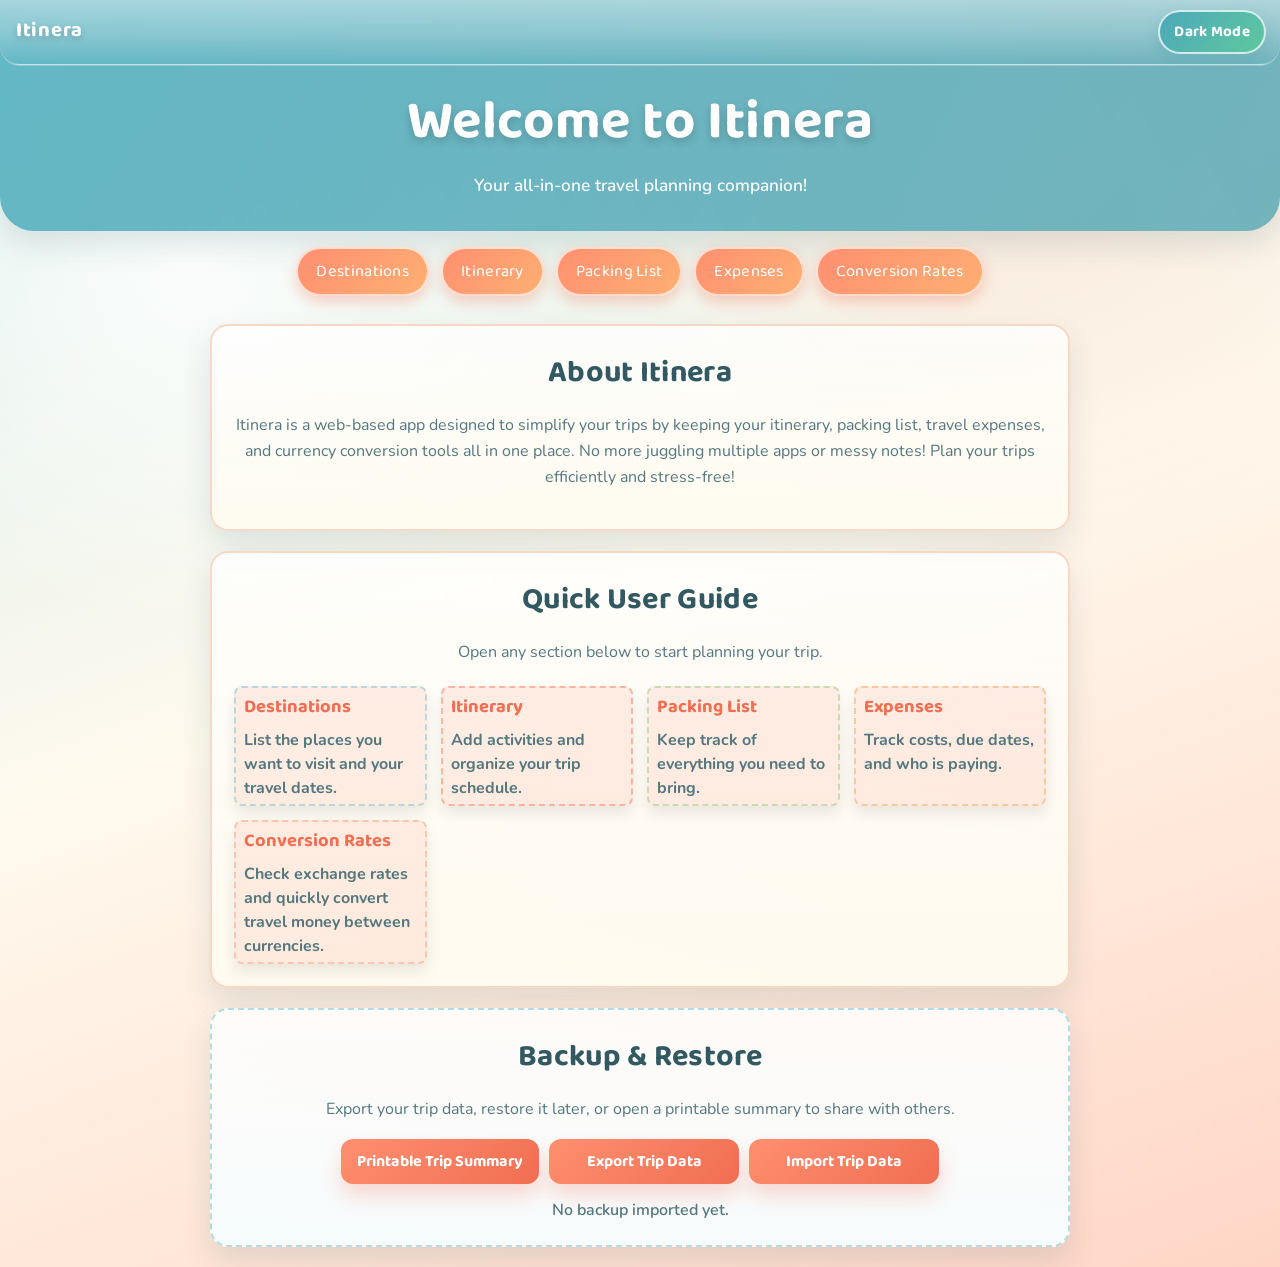
<file: index.html>
<!DOCTYPE html>
<html lang="en">
<head>
  <meta charset="UTF-8">
  <meta name="viewport" content="width=device-width, initial-scale=1.0, viewport-fit=cover">
  <title>Itinera - Home</title>
  <link rel="stylesheet" href="style.css">
</head>
<body class="home-page">

  <a class="brand-mark" href="index.html" aria-label="Go to Itinera home page">Itinera</a>

  <header>
    <h1>Welcome to Itinera</h1>
    <p>Your all-in-one travel planning companion!</p>
  </header>

  <!-- Navigation links right below the header -->
  <nav class="top-nav">
    <a href="destinations.html">Destinations</a>
    <a href="itinerary.html">Itinerary</a>
    <a href="packing.html">Packing List</a>
    <a href="expenses.html">Expenses</a>
    <a href="conversion.html">Conversion Rates</a>
  </nav>

  <section class="card about-box">
    <h2>About Itinera</h2>
    <p>
      Itinera is a web-based app designed to simplify your trips by keeping your itinerary, packing list, travel expenses, and currency conversion tools all in one place. No more juggling multiple apps or messy notes! Plan your trips efficiently and stress-free!
    </p>
  </section>

  <section class="card tutorial-box">
    <h2>Quick User Guide</h2>
    <p>Open any section below to start planning your trip.</p>

    <div class="tutorial-links">
      <a href="destinations.html" class="tutorial-link">
        <strong>Destinations</strong>
        <span>List the places you want to visit and your travel dates.</span>
      </a>
      <a href="itinerary.html" class="tutorial-link">
        <strong>Itinerary</strong>
        <span>Add activities and organize your trip schedule.</span>
      </a>
      <a href="packing.html" class="tutorial-link">
        <strong>Packing List</strong>
        <span>Keep track of everything you need to bring.</span>
      </a>
      <a href="expenses.html" class="tutorial-link">
        <strong>Expenses</strong>
        <span>Track costs, due dates, and who is paying.</span>
      </a>
      <a href="conversion.html" class="tutorial-link">
        <strong>Conversion Rates</strong>
        <span>Check exchange rates and quickly convert travel money between currencies.</span>
      </a>
    </div>
  </section>

  <section class="card data-tools-box">
    <h2>Backup & Restore</h2>
    <p>Export your trip data, restore it later, or open a printable summary to share with others.</p>
    <div class="data-tools-actions">
      <button id="openPrintSummaryBtn" type="button">Printable Trip Summary</button>
      <button id="exportDataBtn" type="button">Export Trip Data</button>
      <button id="importDataBtn" type="button">Import Trip Data</button>
      <input id="importDataInput" type="file" accept="application/json" hidden>
    </div>
    <p id="lastImportStatus" class="data-import-status" aria-live="polite">No backup imported yet.</p>
  </section>

  <script src="script.js"></script>
</body>
</html>
</file>
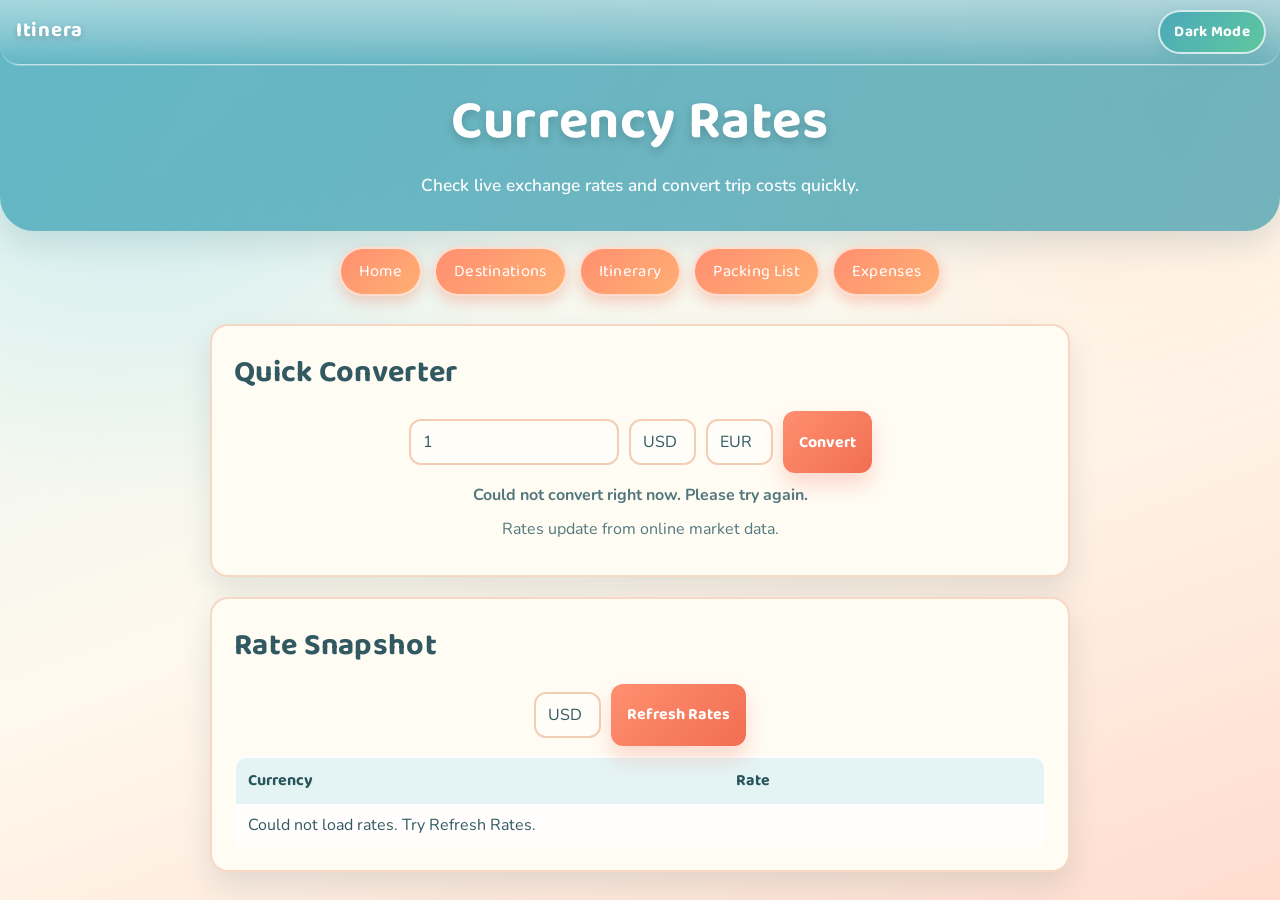
<file: conversion.html>
<!DOCTYPE html>
<html lang="en">
<head>
  <meta charset="UTF-8">
  <meta name="viewport" content="width=device-width, initial-scale=1.0, viewport-fit=cover">
  <title>Itinera - Currency Rates</title>
  <link rel="stylesheet" href="style.css">
</head>
<body class="conversion-page">

  <a class="brand-mark" href="index.html" aria-label="Go to Itinera home page">Itinera</a>

  <header>
    <h1>Currency Rates</h1>
    <p>Check live exchange rates and convert trip costs quickly.</p>
  </header>

  <nav class="top-nav">
    <a href="index.html">Home</a>
    <a href="destinations.html">Destinations</a>
    <a href="itinerary.html">Itinerary</a>
    <a href="packing.html">Packing List</a>
    <a href="expenses.html">Expenses</a>
  </nav>

  <section class="card">
    <h2>Quick Converter</h2>
    <div class="input-row conversion-controls">
      <input type="number" id="conversionAmount" min="0" step="0.01" value="1" placeholder="Amount" aria-label="Amount to convert">
      <select id="fromCurrency" aria-label="Currency to convert from"></select>
      <select id="toCurrency" aria-label="Currency to convert to"></select>
      <button type="button" id="convertCurrencyBtn">Convert</button>
    </div>
    <p id="conversionResult" class="conversion-result">Enter an amount and choose currencies.</p>
    <p id="conversionUpdatedAt" class="trip-range-source">Rates update from online market data.</p>
  </section>

  <section class="card">
    <h2>Rate Snapshot</h2>
    <div class="input-row conversion-controls">
      <select id="ratesBaseCurrency" aria-label="Base currency for quick rates"></select>
      <button type="button" id="refreshRatesBtn">Refresh Rates</button>
    </div>
    <div class="rates-table-wrap">
      <table class="rates-table" aria-label="Top currency exchange rates">
        <thead>
          <tr>
            <th>Currency</th>
            <th>Rate</th>
          </tr>
        </thead>
        <tbody id="ratesTableBody"></tbody>
      </table>
    </div>
  </section>

  <script src="script.js"></script>
  <script src="conversion.js"></script>
</body>
</html>
</file>
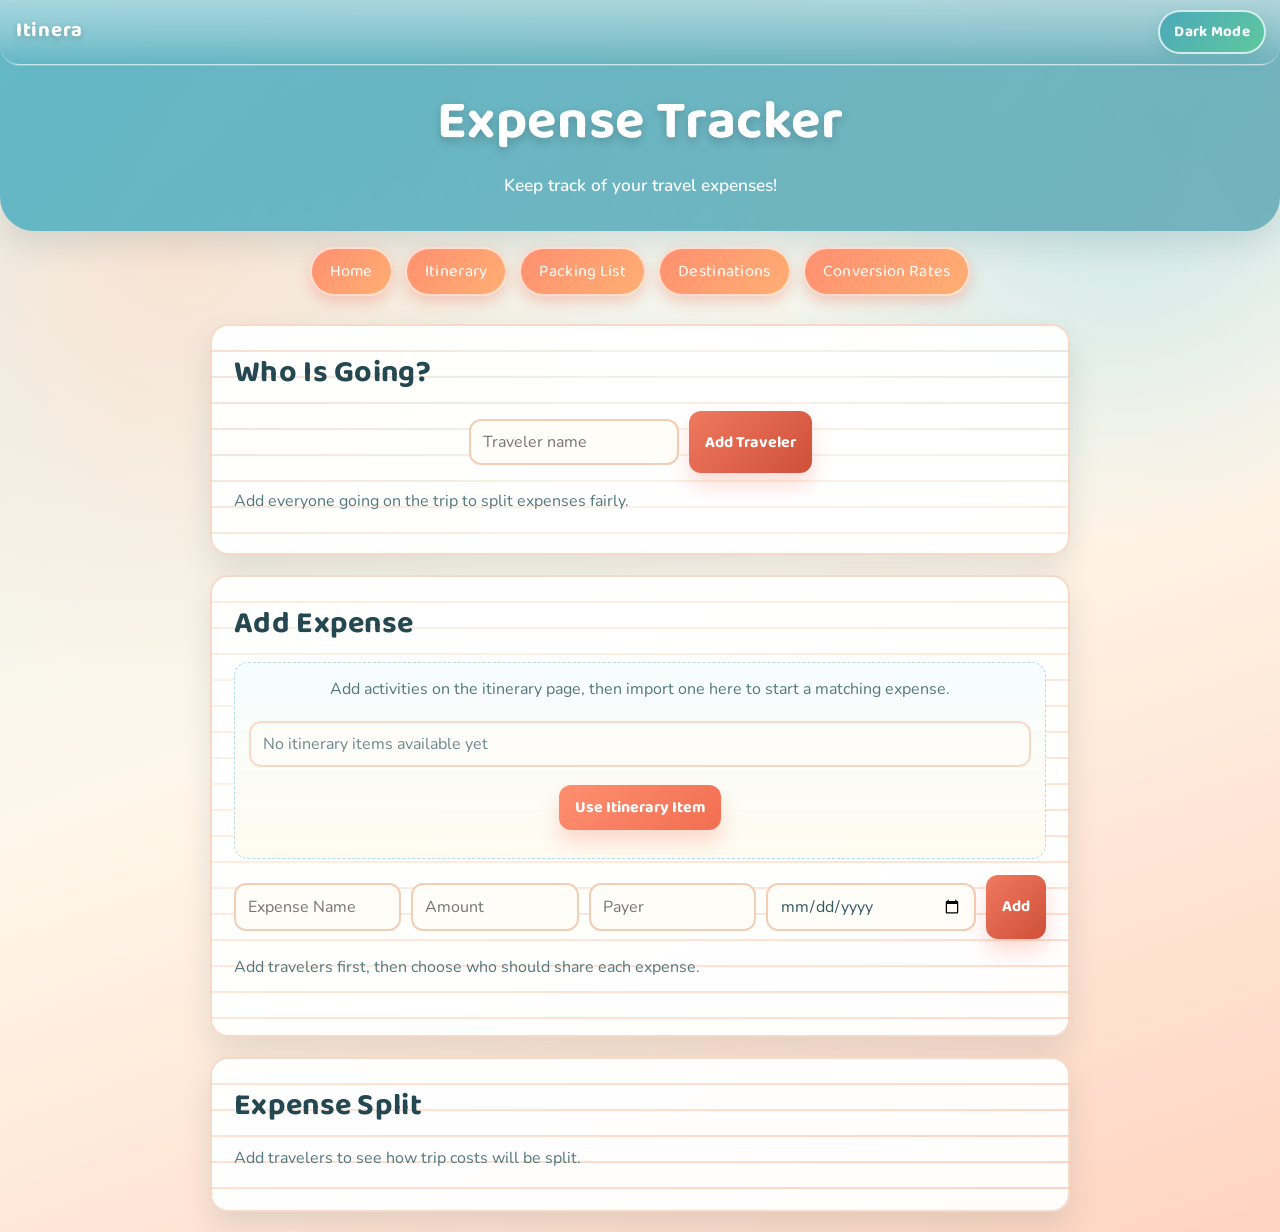
<file: expenses.html>
<!DOCTYPE html>
<html lang="en">
<head>
  <meta charset="UTF-8">
  <meta name="viewport" content="width=device-width, initial-scale=1.0, viewport-fit=cover">
  <title>Itinera - Expense Tracker</title>
  <link rel="stylesheet" href="style.css">
</head>
<body class="expenses-page">

  <a class="brand-mark" href="index.html" aria-label="Go to Itinera home page">Itinera</a>

  <header>
    <h1>Expense Tracker</h1>
    <p>Keep track of your travel expenses!</p>
  </header>

  <!-- Navigation below header -->
  <nav class="top-nav">
    <a href="index.html">Home</a>
    <a href="itinerary.html">Itinerary</a>
    <a href="packing.html">Packing List</a>
    <a href="destinations.html">Destinations</a>
    <a href="conversion.html">Conversion Rates</a>
  </nav>

  <section class="card expense-members-card">
    <h2>Who Is Going?</h2>
    <div class="input-row">
      <input type="text" id="travelerNameInput" placeholder="Traveler name">
      <button type="button" onclick="addTraveler()">Add Traveler</button>
    </div>
    <p id="travelerSummaryText">Add everyone going on the trip to split expenses fairly.</p>
    <ul id="travelerList">
      <!-- Travelers will appear here -->
    </ul>
  </section>

  <section class="card">
    <h2>Add Expense</h2>

    <div class="expense-import-tools">
      <p id="itineraryImportHelpText">Select a saved itinerary activity to copy its title and address into a new expense.</p>
      <div class="trip-range-apply-wrap expense-import-row">
        <select id="itineraryExpenseSelect" aria-label="Select itinerary activity to import into expense"></select>
        <button type="button" id="importItineraryExpenseBtn">Use Itinerary Item</button>
      </div>
      <p id="itineraryImportStatus" class="data-import-status"></p>
    </div>

    <!-- Inputs and Add button -->
    <div class="input-row">
      <input type="text" id="expenseName" placeholder="Expense Name">
      <input type="number" id="expenseAmount" placeholder="Amount" step="0.01">
      <input type="text" id="expensePayer" placeholder="Payer" list="travelerOptions">
      <input type="date" id="expenseDueDate" placeholder="Due Date">
      <button onclick="addExpense()">Add</button>
    </div>
    <datalist id="travelerOptions"></datalist>
    <div class="expense-split-select">
      <p id="expenseSplitHelpText">Choose which travelers should share this expense.</p>
      <div id="expenseTravelerChecks" class="traveler-checks">
        <!-- Traveler split checkboxes appear here -->
      </div>
    </div>

    <!-- Expense list -->
    <ol id="expenseList">
      <!-- Expenses will appear here -->
    </ol>
  </section>

  <section class="card expense-split-card">
    <h2>Expense Split</h2>
    <p id="splitSummaryText">Add travelers and expenses to see how costs are split.</p>
    <ul id="splitSummaryList">
      <!-- Split summary appears here -->
    </ul>
  </section>

  <script src="script.js"></script>

  <!-- Link external JavaScript -->
  <script src="expenses.js"></script>

</body>
</html>
</file>
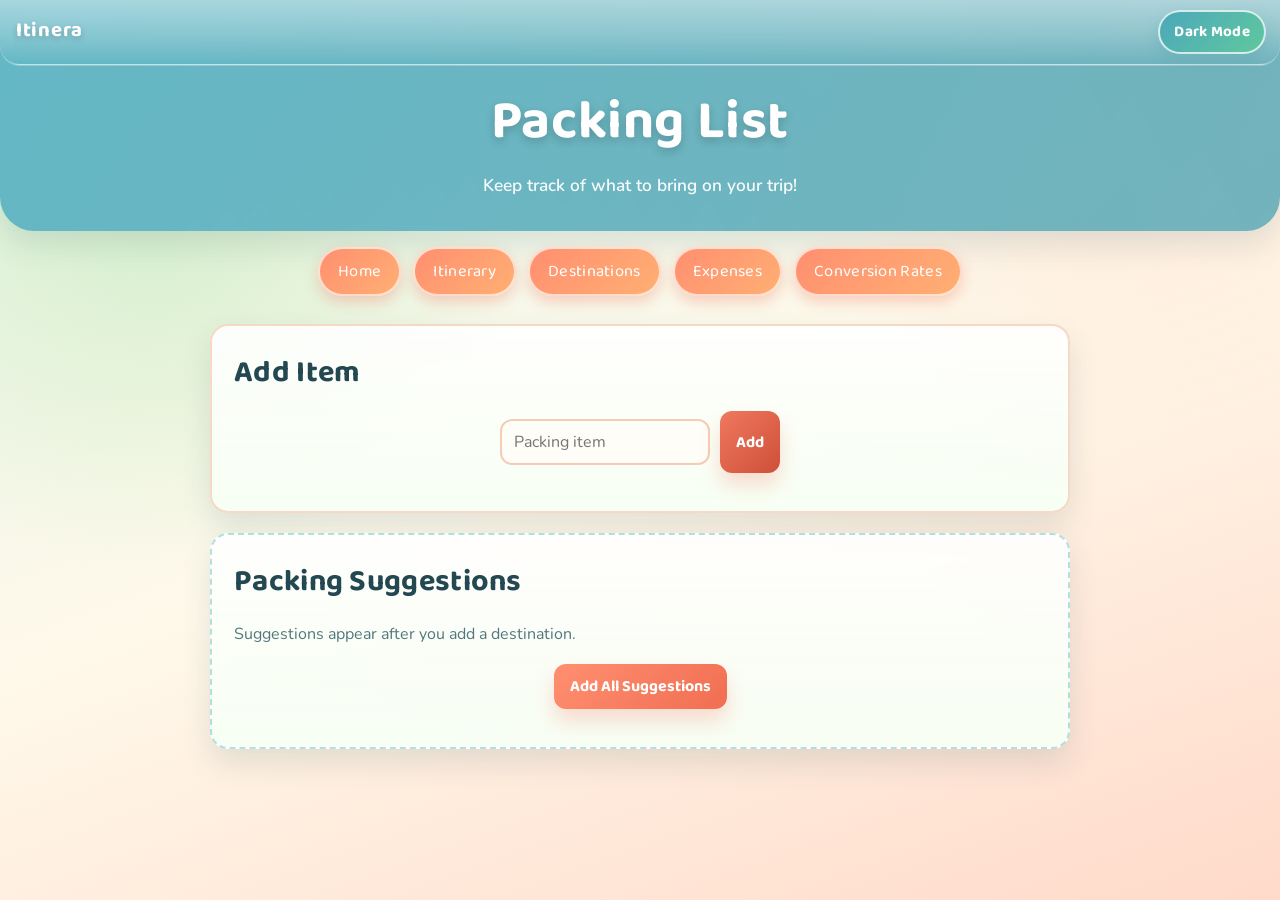
<file: packing.html>
<!DOCTYPE html>
<html lang="en">
<head>
  <meta charset="UTF-8">
  <meta name="viewport" content="width=device-width, initial-scale=1.0, viewport-fit=cover">
  <title>Itinera - Packing List</title>
  <link rel="stylesheet" href="style.css">
</head>
<body class="packing-page">

  <a class="brand-mark" href="index.html" aria-label="Go to Itinera home page">Itinera</a>

  <header>
    <h1>Packing List</h1>
    <p>Keep track of what to bring on your trip!</p>
  </header>

  <!-- Navigation below header -->
  <nav class="top-nav">
    <a href="index.html">Home</a>
    <a href="itinerary.html">Itinerary</a>
    <a href="destinations.html">Destinations</a>
    <a href="expenses.html">Expenses</a>
    <a href="conversion.html">Conversion Rates</a>
  </nav>

  <section class="card">
    <h2>Add Item</h2>

    <!-- Input and Add button -->
    <div class="input-row">
      <input type="text" id="itemInput" placeholder="Packing item">
      <button onclick="addItem()">Add</button>
    </div>

    <!-- Packing list -->
    <ul id="packingList">
      <!-- Items will appear here -->
    </ul>
  </section>

  <section class="card packing-suggestions-card">
    <h2>Packing Suggestions</h2>
    <p id="suggestionSourceText">Suggestions appear after you add a destination.</p>
    <div class="suggestion-actions">
      <button type="button" id="addAllSuggestionsBtn">Add All Suggestions</button>
    </div>
    <ul id="suggestionList">
      <!-- Destination-aware suggestions appear here -->
    </ul>
  </section>

  <script src="script.js"></script>

  <!-- Link external JavaScript -->
  <script src="packing.js"></script>

</body>
</html>
</file>
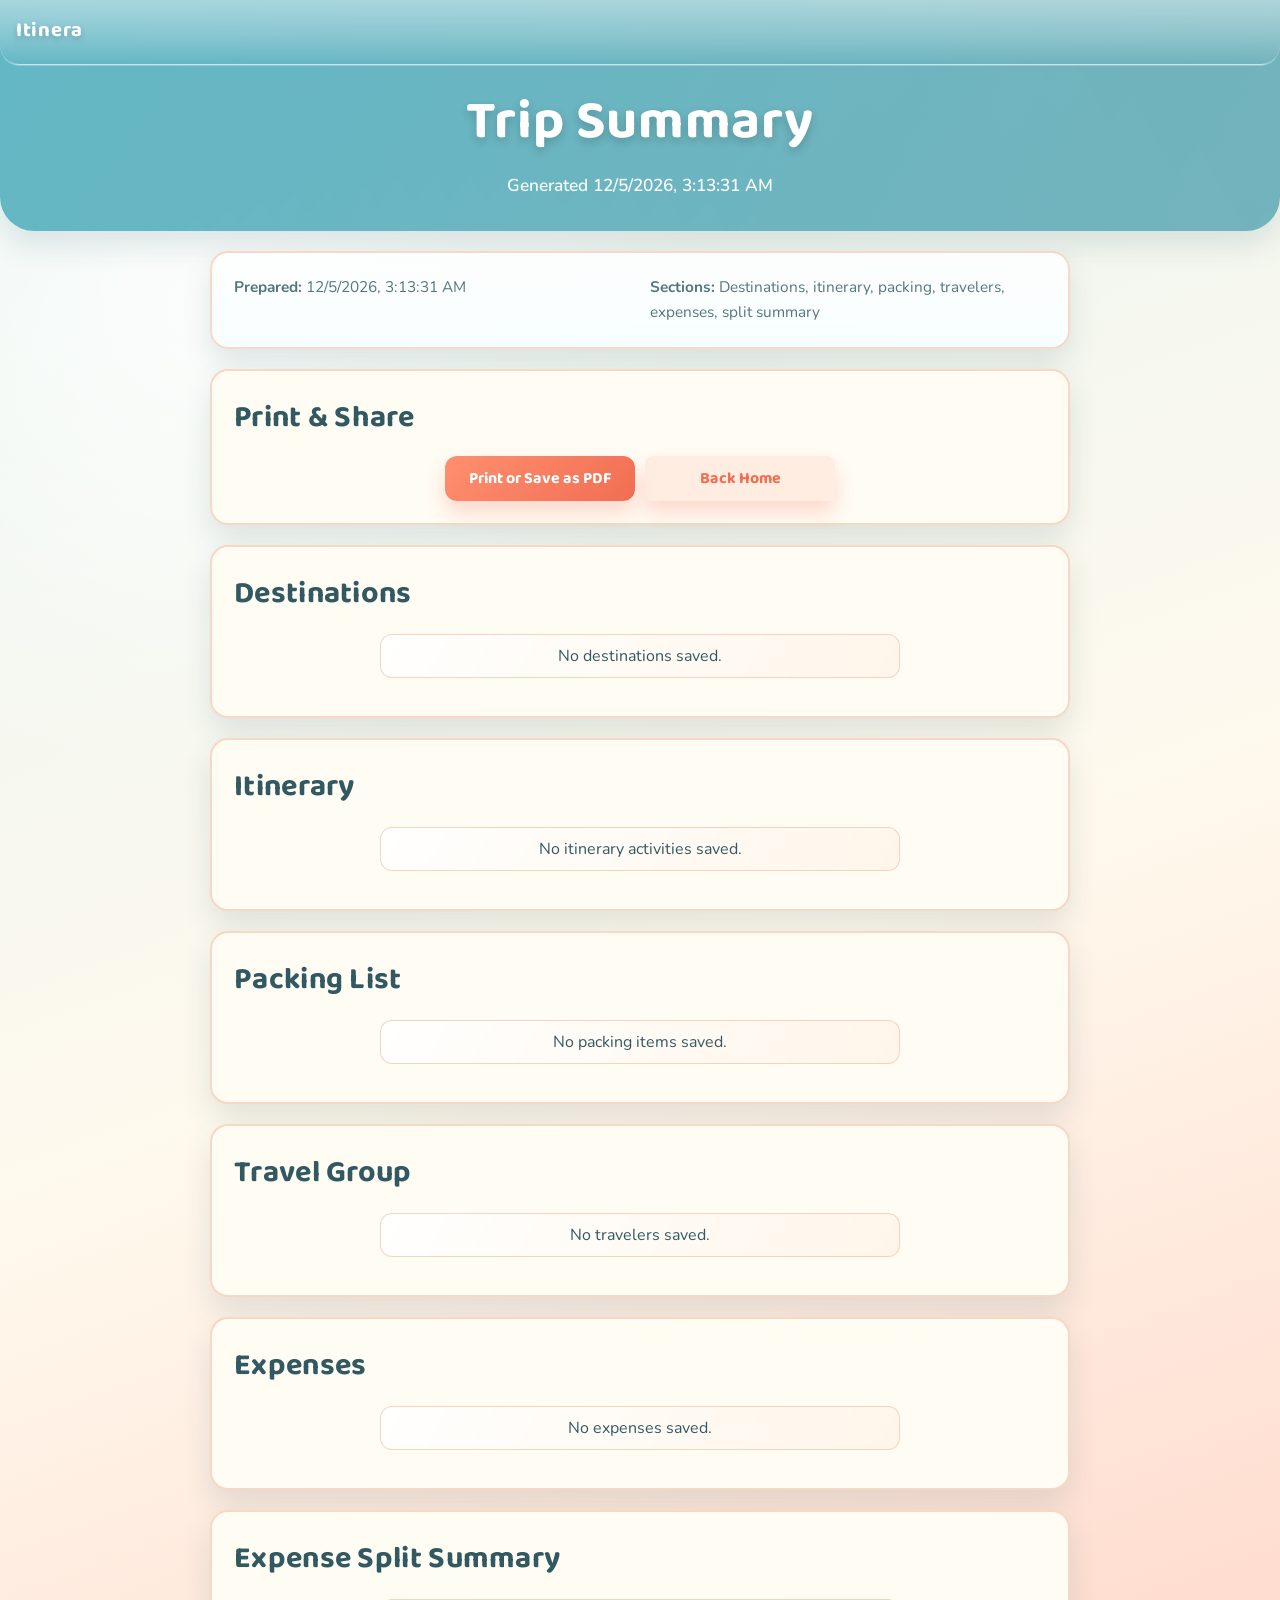
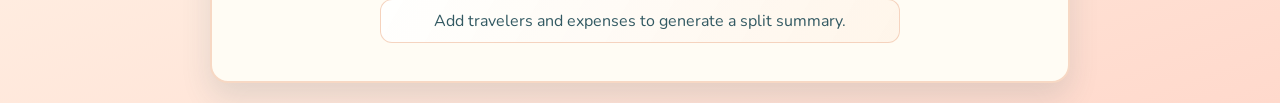
<file: print-summary.html>
<!DOCTYPE html>
<html lang="en">
<head>
  <meta charset="UTF-8">
  <meta name="viewport" content="width=device-width, initial-scale=1.0, viewport-fit=cover">
  <title>Itinera - Printable Trip Summary</title>
  <link rel="stylesheet" href="style.css">
</head>
<body class="print-summary-page">

  <a class="brand-mark print-only-hidden" href="index.html" aria-label="Go to Itinera home page">Itinera</a>

  <header>
    <h1>Trip Summary</h1>
    <p id="printGeneratedAt">Generated from your saved Itinera data.</p>
  </header>

  <section class="card print-meta-card">
    <div class="print-meta-grid">
      <p><strong>Prepared:</strong> <span id="printPreparedOn">Current trip data</span></p>
      <p><strong>Sections:</strong> Destinations, itinerary, packing, travelers, expenses, split summary</p>
    </div>
  </section>

  <section class="card print-actions-card print-only-hidden">
    <h2>Print & Share</h2>
    <div class="data-tools-actions">
      <button id="printSummaryBtn" type="button">Print or Save as PDF</button>
      <a href="index.html" class="print-summary-link">Back Home</a>
    </div>
  </section>

  <section class="card">
    <h2>Destinations</h2>
    <ul id="printDestinationsList"></ul>
  </section>

  <section class="card">
    <h2>Itinerary</h2>
    <ul id="printItineraryList"></ul>
  </section>

  <section class="card">
    <h2>Packing List</h2>
    <ul id="printPackingList"></ul>
  </section>

  <section class="card">
    <h2>Travel Group</h2>
    <ul id="printTravelersList"></ul>
  </section>

  <section class="card">
    <h2>Expenses</h2>
    <ul id="printExpensesList"></ul>
  </section>

  <section class="card">
    <h2>Expense Split Summary</h2>
    <ul id="printSplitSummaryList"></ul>
  </section>

  <script src="print-summary.js"></script>
</body>
</html>
</file>
<file: style.css>
@import url('https://fonts.googleapis.com/css2?family=Baloo+2:wght@500;700&family=Nunito:wght@400;600;700&display=swap');

:root {
  --bg-sky: #d8f1f0;
  --bg-cream: #fff8e8;
  --bg-coral: #ffd3c2;
  --ink-main: #325962;
  --ink-soft: #53777d;
  --card: #fffcf4;
  --line-soft: #f4cdb5;
  --accent-main: #ff8f70;
  --accent-deep: #f16e52;
  --accent-blue: #5bb8c8;
  --shadow-soft: 0 14px 30px rgba(50, 89, 98, 0.14);
  --shadow-pop: 0 12px 20px rgba(241, 110, 82, 0.24);
}

* {
  box-sizing: border-box;
}

body {
  font-family: 'Nunito', sans-serif;
  text-align: center;
  margin: 0;
  padding: 0;
  color: var(--ink-main);
  background:
    radial-gradient(circle at 12% 18%, rgba(255, 255, 255, 0.8) 0%, rgba(255, 255, 255, 0) 25%),
    radial-gradient(circle at 86% 8%, rgba(255, 255, 255, 0.72) 0%, rgba(255, 255, 255, 0) 24%),
    linear-gradient(160deg, var(--bg-sky) 0%, var(--bg-cream) 46%, var(--bg-coral) 100%);
  min-height: 100vh;
}

body::before {
  content: '';
  position: fixed;
  top: 0;
  left: 0;
  right: 0;
  height: calc(env(safe-area-inset-top) + 64px);
  border-radius: 0 0 20px 20px;
  border: none;
  border-bottom: 1px solid rgba(255, 255, 255, 0.34);
  background: linear-gradient(180deg, rgba(255, 255, 255, 0.44) 0%, rgba(255, 255, 255, 0.22) 56%, rgba(255, 255, 255, 0) 100%);
  backdrop-filter: blur(6px);
  -webkit-backdrop-filter: blur(6px);
  box-shadow: 0 1px 0 rgba(255, 255, 255, 0.26);
  z-index: 997;
  pointer-events: none;
}

header {
  background:
    linear-gradient(130deg, rgba(91, 184, 200, 0.95), rgba(91, 184, 200, 0.85)),
    linear-gradient(240deg, rgba(255, 143, 112, 0.95), rgba(255, 143, 112, 0.8));
  color: #ffffff;
  padding: 78px 20px 34px;
  border-bottom-left-radius: 34px;
  border-bottom-right-radius: 34px;
  box-shadow: var(--shadow-soft);
}

header h1 {
  margin: 0;
  font-family: 'Baloo 2', cursive;
  font-size: clamp(2.3rem, 4.8vw, 3.4rem);
  font-weight: 700;
  letter-spacing: 0.6px;
  text-shadow: 0 4px 10px rgba(0, 0, 0, 0.18);
}

header p {
  margin-top: 8px;
  margin-bottom: 0;
  font-size: 1.08rem;
  font-weight: 600;
  opacity: 0.95;
}

.top-nav {
  display: flex;
  justify-content: center;
  gap: 12px;
  margin: 16px 0 28px;
  flex-wrap: wrap;
}

.top-nav a {
  text-decoration: none;
  color: #ffffff;
  font-family: 'Baloo 2', cursive;
  font-size: 1.03rem;
  letter-spacing: 0.3px;
  background: linear-gradient(135deg, var(--accent-main), #ffaf73);
  border: 2px solid rgba(255, 255, 255, 0.65);
  padding: 9px 18px;
  border-radius: 999px;
  transition: transform 0.2s ease, box-shadow 0.2s ease, filter 0.2s ease;
  box-shadow: 0 6px 14px rgba(241, 110, 82, 0.3);
}

.top-nav-dropdown {
  display: none;
  width: min(94%, 430px);
  margin: 12px auto 24px;
  position: relative;
}

.top-nav-dropdown select {
  width: 100%;
  margin: 0;
  color: #ffffff;
  font-family: 'Baloo 2', cursive;
  font-size: 1rem;
  font-weight: 700;
  letter-spacing: 0.3px;
  background: linear-gradient(135deg, var(--accent-main), #ffaf73);
  border: 2px solid rgba(255, 255, 255, 0.68);
  border-radius: 999px;
  padding: 10px 36px 10px 18px;
  box-shadow: 0 6px 14px rgba(241, 110, 82, 0.3);
  transition: transform 0.2s ease, box-shadow 0.2s ease, filter 0.2s ease;
}

.top-nav-dropdown::before {
  content: '▾';
  position: absolute;
  right: 14px;
  top: 50%;
  transform: translateY(-50%);
  color: rgba(255, 255, 255, 0.95);
  font-size: 1rem;
  pointer-events: none;
  transition: transform 0.2s ease;
}

.top-nav-dropdown:hover select,
.top-nav-dropdown:focus-within select {
  transform: translateY(-2px);
  filter: saturate(1.08);
  box-shadow: 0 10px 18px rgba(241, 110, 82, 0.34);
}

.top-nav-dropdown:hover::before,
.top-nav-dropdown:focus-within::before {
  transform: translateY(-46%);
}

.theme-toggle {
  position: fixed;
  top: 12px;
  right: 14px;
  z-index: 999;
  color: #ffffff;
  font-family: 'Baloo 2', cursive;
  font-size: 0.95rem;
  letter-spacing: 0.3px;
  background: linear-gradient(135deg, #4ca8ba, #5fc89e);
  border: 2px solid rgba(255, 255, 255, 0.75);
  padding: 8px 14px;
  border-radius: 999px;
  transition: transform 0.2s ease, box-shadow 0.2s ease, filter 0.2s ease;
  box-shadow: 0 6px 14px rgba(74, 157, 171, 0.26);
  width: auto;
  min-width: 0;
  min-height: 0;
  display: inline-block;
  white-space: nowrap;
}

.brand-mark {
  position: fixed;
  top: 12px;
  left: 14px;
  z-index: 998;
  display: inline-block;
  text-decoration: none;
  color: #ffffff;
  font-family: 'Baloo 2', cursive;
  font-size: 1.28rem;
  font-weight: 700;
  letter-spacing: 0.7px;
  background: transparent;
  border: none;
  padding: 4px 2px;
  border-radius: 0;
  box-shadow: none;
  text-shadow: 0 2px 6px rgba(0, 0, 0, 0.2);
  transition: opacity 0.2s ease, color 0.2s ease;
  white-space: nowrap;
}

.top-nav a:hover {
  transform: translateY(-2px);
  filter: saturate(1.08);
  box-shadow: 0 10px 18px rgba(241, 110, 82, 0.34);
}

.theme-toggle:hover {
  transform: translateY(-2px);
  filter: saturate(1.08);
  box-shadow: 0 10px 18px rgba(74, 157, 171, 0.32);
}

.brand-mark:hover {
  transform: none;
  filter: none;
  box-shadow: none;
  opacity: 0.88;
}

.theme-toggle:focus-visible {
  outline: 3px solid rgba(255, 255, 255, 0.75);
  outline-offset: 2px;
}

.brand-mark:focus-visible {
  outline: 3px solid rgba(255, 255, 255, 0.75);
  outline-offset: 2px;
}

.card,
section {
  background: var(--card);
  margin: 20px auto;
  padding: 22px;
  width: 95%;
  max-width: 860px;
  border-radius: 18px;
  border: 2px solid rgba(244, 205, 181, 0.75);
  box-shadow: var(--shadow-soft);
  text-align: left;
}

.card h2,
section h2 {
  margin-top: 0;
  margin-bottom: 14px;
  color: var(--ink-main);
  font-family: 'Baloo 2', cursive;
  font-size: 1.9rem;
  letter-spacing: 0.3px;
}

.card p {
  font-size: 1rem;
  line-height: 1.62;
  color: var(--ink-soft);
}

.card a {
  color: var(--accent-deep);
  text-decoration: none;
  font-weight: 700;
  background: rgba(255, 143, 112, 0.14);
  padding: 4px 8px;
  border-radius: 8px;
  transition: background 0.2s ease, color 0.2s ease;
}

.card a:hover {
  background: var(--accent-main);
  color: #ffffff;
}

.about-box,
.tutorial-box {
  background:
    linear-gradient(180deg, rgba(255, 255, 255, 0.75), rgba(255, 251, 240, 0.92));
}

.data-tools-box {
  background:
    linear-gradient(180deg, rgba(255, 255, 255, 0.82), rgba(246, 253, 255, 0.94));
  border-style: dashed;
  border-color: rgba(91, 184, 200, 0.45);
}

.data-tools-box h2,
.data-tools-box p {
  text-align: center;
}

.data-tools-actions {
  display: flex;
  justify-content: center;
  flex-wrap: wrap;
  gap: 10px;
  margin-top: 14px;
}

.data-tools-actions button {
  min-width: 190px;
}

.print-summary-link {
  display: inline-flex;
  align-items: center;
  justify-content: center;
  min-width: 190px;
  text-decoration: none;
  color: #ffffff;
  font-family: 'Baloo 2', cursive;
  font-size: 1rem;
  font-weight: 700;
  padding: 10px 16px;
  border-radius: 12px;
  background: linear-gradient(135deg, var(--accent-main), var(--accent-deep));
  box-shadow: var(--shadow-pop);
}

.data-import-status {
  margin-top: 14px;
  margin-bottom: 0;
  font-size: 0.95rem;
  font-weight: 600;
  color: var(--ink-soft);
}

.expense-import-tools {
  margin-bottom: 16px;
  padding: 14px;
  border-radius: 14px;
  border: 1px dashed rgba(91, 184, 200, 0.45);
  background: linear-gradient(180deg, rgba(246, 253, 255, 0.92), rgba(255, 251, 240, 0.96));
}

.expense-import-tools p {
  margin-top: 0;
  margin-bottom: 10px;
  text-align: center;
}

.expense-import-row {
  margin-bottom: 0;
}

.expense-import-row select {
  width: 100%;
  min-width: 250px;
}

.about-box h2,
.tutorial-box h2,
.about-box p,
.tutorial-box p {
  text-align: center;
}

.tutorial-box p {
  margin-bottom: 20px;
}

.tutorial-links {
  display: grid;
  grid-template-columns: repeat(auto-fit, minmax(180px, 1fr));
  gap: 14px;
}

.tutorial-link {
  display: block;
  background: linear-gradient(165deg, #ffffff, #fff3e4);
  border: 2px dashed rgba(241, 110, 82, 0.3);
  border-radius: 14px;
  padding: 16px;
  box-shadow: 0 8px 14px rgba(0, 0, 0, 0.08);
  text-align: left;
  transition: transform 0.22s ease, box-shadow 0.22s ease;
}

.tutorial-link strong {
  display: block;
  color: var(--accent-deep);
  font-family: 'Baloo 2', cursive;
  font-size: 1.15rem;
  margin-bottom: 6px;
}

.tutorial-link span {
  display: block;
  color: var(--ink-soft);
  line-height: 1.5;
}

.tutorial-link:hover {
  transform: translateY(-3px);
  box-shadow: 0 12px 18px rgba(0, 0, 0, 0.12);
}

input {
  margin: 8px 0;
  padding: 10px 12px;
  border-radius: 12px;
  border: 2px solid var(--line-soft);
  width: 100%;
  max-width: 420px;
  font-size: 1rem;
  font-family: 'Nunito', sans-serif;
  color: var(--ink-main);
  background: #fffdf8;
}

select {
  margin: 8px 0;
  padding: 10px 12px;
  border-radius: 12px;
  border: 2px solid var(--line-soft);
  font-size: 1rem;
  font-family: 'Nunito', sans-serif;
  color: var(--ink-main);
  background: #fffdf8;
}

input:focus {
  outline: none;
  border-color: var(--accent-blue);
  box-shadow: 0 0 0 3px rgba(91, 184, 200, 0.2);
}

select:focus {
  outline: none;
  border-color: var(--accent-blue);
  box-shadow: 0 0 0 3px rgba(91, 184, 200, 0.2);
}

button {
  background: linear-gradient(135deg, var(--accent-main), var(--accent-deep));
  border: none;
  padding: 10px 16px;
  color: #ffffff;
  font-family: 'Baloo 2', cursive;
  font-size: 1rem;
  font-weight: 700;
  border-radius: 12px;
  cursor: pointer;
  transition: transform 0.2s ease, box-shadow 0.2s ease, filter 0.2s ease;
  box-shadow: var(--shadow-pop);
}

button:hover {
  transform: translateY(-1px) scale(1.02);
  filter: brightness(1.03);
}

button:active {
  transform: scale(0.97);
}

ul,
ol {
  padding: 0;
  list-style: none;
  text-align: left;
}

ol {
  padding-left: 20px;
}

ol li {
  margin: 10px 0;
  line-height: 1.45;
}

li {
  background: linear-gradient(120deg, rgba(255, 255, 255, 0.9), rgba(255, 245, 233, 0.95));
  margin: 8px auto;
  padding: 10px;
  border-radius: 12px;
  border: 1px solid rgba(244, 205, 181, 0.85);
  width: 100%;
  max-width: 520px;
  display: flex;
  justify-content: space-between;
  align-items: center;
  gap: 10px;
}

li button {
  background: linear-gradient(135deg, #ff7b7b, #ff5e72);
  padding: 6px 12px;
  font-size: 0.82rem;
  border-radius: 8px;
  box-shadow: none;
  width: auto;
  min-height: 36px;
  min-width: 0;
  flex-shrink: 0;
  white-space: nowrap;
}

.input-row {
  display: flex;
  flex-wrap: wrap;
  justify-content: center;
  gap: 10px;
  margin-bottom: 15px;
}

.input-row input[type="text"],
.input-row input[type="number"] {
  flex: 1 1 150px;
  max-width: 210px;
}

.input-row input[type="date"] {
  flex: 1 1 200px;
  max-width: 210px;
}

.input-row input[type="datetime-local"] {
  flex: 1 1 220px;
  max-width: 240px;
}

.input-row button {
  flex: 0 0 auto;
  width: auto;
}

.trip-range-apply-wrap {
  display: flex;
  justify-content: center;
  flex-wrap: wrap;
  gap: 10px;
  margin-bottom: 14px;
}

.trip-range-apply-wrap select {
  min-width: 250px;
}

.itinerary-page .trip-range-apply-wrap {
  display: grid;
  grid-template-columns: minmax(0, 1fr) auto;
  align-items: center;
  width: 100%;
  max-width: 640px;
  margin-left: auto;
  margin-right: auto;
}

.itinerary-page .trip-range-apply-wrap select {
  width: 100%;
  min-width: 0;
  max-width: none;
}

.itinerary-page .trip-range-apply-wrap .select-with-arrow {
  position: relative;
  width: 100%;
}

.itinerary-page .trip-range-apply-wrap .select-with-arrow::after {
  content: '▾';
  position: absolute;
  right: 12px;
  top: 50%;
  transform: translateY(-50%);
  color: var(--ink-soft);
  font-size: 0.95rem;
  pointer-events: none;
}

.itinerary-page .trip-range-apply-wrap .select-with-arrow select {
  padding-right: 34px;
}

.itinerary-page .trip-range-apply-wrap button {
  white-space: nowrap;
  min-width: clamp(130px, 16vw, 210px);
}

.quick-destination-wrap {
  margin-top: -2px;
  margin-bottom: 8px;
}

.quick-destination-title {
  margin: 2px 0 6px;
  text-align: center;
  color: var(--ink-soft);
  font-size: 0.92rem;
  font-weight: 400;
}

.quick-destination-wrap input[type="text"] {
  flex: 1 1 220px;
  max-width: 260px;
}

.quick-destination-wrap input[type="date"] {
  flex: 1 1 160px;
  max-width: 180px;
}

.quick-destination-wrap.hidden {
  display: none;
}

.quick-destination-title.hidden {
  display: none;
}

.trip-range-source {
  margin-top: 0;
  margin-bottom: 10px;
  text-align: center;
  color: var(--ink-soft);
  font-weight: 400;
}

.trip-range-source strong {
  font-weight: 700;
}

#calendar {
  max-width: 100%;
  margin: 0 auto;
  background: #fffdf8;
  border-radius: 14px;
  border: 2px solid var(--line-soft);
  padding: 10px;
}

#destinationMap {
  width: 100%;
  height: 360px;
  border-radius: 14px;
  border: 2px solid rgba(91, 184, 200, 0.4);
  overflow: hidden;
  box-shadow: inset 0 0 0 1px rgba(255, 255, 255, 0.35);
}

.leaflet-popup-content-wrapper {
  border-radius: 10px;
}

.leaflet-popup-content {
  margin: 10px 12px;
  font-family: 'Nunito', sans-serif;
  color: #2f4f57;
}

.fc .fc-toolbar-title {
  font-family: 'Baloo 2', cursive;
  color: var(--ink-main);
}

.fc .fc-button {
  background: linear-gradient(135deg, var(--accent-main), var(--accent-deep));
  border: none;
}

.fc .fc-daygrid-event {
  border: none;
  background: linear-gradient(135deg, var(--accent-blue), #76c6b7);
}

.destination-item {
  text-align: center;
}

.conversion-page {
  background:
    radial-gradient(circle at 12% 14%, rgba(194, 234, 239, 0.64) 0%, rgba(194, 234, 239, 0) 28%),
    radial-gradient(circle at 88% 10%, rgba(255, 222, 204, 0.62) 0%, rgba(255, 222, 204, 0) 26%),
    linear-gradient(160deg, #dff4f4 0%, #fff9ed 52%, #ffddcf 100%);
}

.conversion-controls {
  margin-bottom: 10px;
}

.conversion-result {
  margin-top: 4px;
  margin-bottom: 8px;
  text-align: center;
  color: #24505a;
  font-weight: 700;
  font-size: 1.04rem;
}

.rates-table-wrap {
  overflow-x: auto;
}

.rates-table {
  width: 100%;
  border-collapse: collapse;
  border: 2px solid rgba(91, 184, 200, 0.32);
  border-radius: 12px;
  overflow: hidden;
  background: rgba(255, 255, 255, 0.82);
}

.rates-table th,
.rates-table td {
  text-align: left;
  padding: 10px 12px;
  border-bottom: 1px solid rgba(91, 184, 200, 0.2);
}

.rates-table th {
  font-family: 'Baloo 2', cursive;
  color: #27535d;
  background: rgba(91, 184, 200, 0.16);
}

.rates-table tr:last-child td {
  border-bottom: none;
}

/* Page-specific moods while keeping one palette */
.home-page {
  background:
    radial-gradient(circle at 15% 20%, rgba(255, 255, 255, 0.82) 0%, rgba(255, 255, 255, 0) 26%),
    radial-gradient(circle at 80% 10%, rgba(255, 225, 209, 0.62) 0%, rgba(255, 225, 209, 0) 28%),
    linear-gradient(160deg, #d7f0ef 0%, #fff9ed 48%, #ffd6c6 100%);
}

.home-page .tutorial-link:nth-child(1) {
  border-color: rgba(91, 184, 200, 0.42);
}

.home-page .tutorial-link:nth-child(2) {
  border-color: rgba(241, 110, 82, 0.45);
}

.home-page .tutorial-link:nth-child(3) {
  border-color: rgba(132, 194, 110, 0.42);
}

.home-page .tutorial-link:nth-child(4) {
  border-color: rgba(236, 160, 81, 0.45);
}

.print-summary-page {
  background:
    radial-gradient(circle at 16% 18%, rgba(255, 255, 255, 0.78) 0%, rgba(255, 255, 255, 0) 28%),
    linear-gradient(160deg, #e6f5f3 0%, #fff9ed 56%, #ffd9cc 100%);
}

.print-summary-page .card {
  page-break-inside: avoid;
}

.print-summary-item,
.print-empty-item {
  display: block;
  text-align: left;
}

.print-meta-card {
  background: linear-gradient(180deg, rgba(255, 255, 255, 0.84), rgba(247, 253, 255, 0.95));
}

.print-meta-grid {
  display: grid;
  grid-template-columns: repeat(auto-fit, minmax(240px, 1fr));
  gap: 8px 20px;
}

.print-meta-grid p {
  margin: 0;
  color: var(--ink-soft);
  font-size: 0.96rem;
}

.print-empty-item {
  justify-content: center;
  text-align: center;
}

.destinations-page {
  background:
    radial-gradient(circle at 8% 16%, rgba(177, 227, 233, 0.65) 0%, rgba(177, 227, 233, 0) 28%),
    radial-gradient(circle at 92% 14%, rgba(255, 214, 198, 0.68) 0%, rgba(255, 214, 198, 0) 24%),
    linear-gradient(165deg, #dbf2f1 0%, #fff8e9 52%, #ffdccc 100%);
}

.destinations-page .card {
  border-style: dashed;
  background:
    linear-gradient(180deg, rgba(255, 255, 255, 0.8), rgba(253, 247, 236, 0.94));
}

.itinerary-page {
  background:
    radial-gradient(circle at 18% 24%, rgba(255, 229, 213, 0.66) 0%, rgba(255, 229, 213, 0) 30%),
    radial-gradient(circle at 86% 10%, rgba(173, 228, 221, 0.64) 0%, rgba(173, 228, 221, 0) 26%),
    linear-gradient(160deg, #dcf2f0 0%, #fff7e5 50%, #ffd7c4 100%);
}

.itinerary-page #calendar {
  background:
    linear-gradient(180deg, rgba(255, 255, 255, 0.95), rgba(250, 255, 255, 0.94));
  border-color: rgba(91, 184, 200, 0.4);
  padding: 14px;
  box-shadow: inset 0 0 0 1px rgba(255, 255, 255, 0.7);
}

.itinerary-page .fc .fc-button {
  box-shadow: 0 6px 12px rgba(74, 157, 171, 0.22);
}

.itinerary-page .fc .fc-toolbar-title {
  font-size: clamp(1.25rem, 2.2vw, 1.65rem);
  letter-spacing: 0.4px;
  color: var(--accent-deep);
}

.itinerary-page .fc .fc-daygrid-day-frame {
  min-height: 92px;
  padding: 4px;
}

.itinerary-page .fc-theme-standard td,
.itinerary-page .fc-theme-standard th {
  border-color: rgba(91, 184, 200, 0.26);
}

.itinerary-page .fc .fc-col-header-cell {
  background: rgba(91, 184, 200, 0.12);
}

.itinerary-page .fc a,
.itinerary-page .fc a:visited,
.itinerary-page .fc a:hover,
.itinerary-page .fc a:focus {
  background: transparent;
  color: inherit;
  padding: 0;
  border-radius: 0;
  text-decoration: none;
}

.itinerary-page .fc .fc-col-header-cell-cushion {
  color: #9b5443;
  font-weight: 700;
  text-transform: uppercase;
  letter-spacing: 0.6px;
  font-size: 0.78rem;
}

.itinerary-page .fc .fc-daygrid-day-number {
  color: #9b5443;
  font-weight: 700;
  font-size: 0.9rem;
  padding: 5px 7px;
}

.itinerary-page .fc .fc-col-header-cell-cushion,
.itinerary-page .fc .fc-col-header-cell-cushion:visited,
.itinerary-page .fc .fc-col-header-cell-cushion:hover,
.itinerary-page .fc .fc-daygrid-day-number,
.itinerary-page .fc .fc-daygrid-day-number:visited,
.itinerary-page .fc .fc-daygrid-day-number:hover {
  color: #9b5443;
  opacity: 1;
  text-decoration: none;
}

.itinerary-page .fc .fc-day-today {
  background: linear-gradient(180deg, rgba(255, 184, 157, 0.24), rgba(255, 184, 157, 0.08));
}

.itinerary-page .fc .fc-daygrid-event {
  border-radius: 8px;
  padding: 3px 6px;
  font-size: 0.8rem;
  line-height: 1.3;
  box-shadow: 0 3px 8px rgba(74, 157, 171, 0.2);
}

.itinerary-page .fc .fc-daygrid-event .fc-event-title {
  font-weight: 700;
}

.calendar-hover-tooltip {
  position: absolute;
  z-index: 2000;
  max-width: 280px;
  padding: 10px 12px;
  border-radius: 12px;
  border: 1px solid rgba(91, 184, 200, 0.5);
  background: rgba(255, 255, 255, 0.97);
  box-shadow: 0 10px 24px rgba(44, 88, 98, 0.22);
  color: #2b5059;
  font-size: 0.88rem;
  line-height: 1.4;
  pointer-events: none;
}

.calendar-tooltip-title {
  font-family: 'Baloo 2', cursive;
  font-size: 1rem;
  font-weight: 700;
  color: #22505a;
  margin-bottom: 4px;
}

.calendar-tooltip-line {
  color: #325962;
}

.itinerary-page #activityList .activity-address {
  display: block;
  margin-top: 2px;
  word-break: break-word;
  color: #3b6a74;
  font-size: 0.92rem;
  font-weight: 600;
}

.itinerary-page #activityList li {
  display: block;
  max-width: 640px;
}

.itinerary-page #activityList li button {
  margin-top: 8px;
}

.itinerary-page .activity-map-links {
  display: inline-flex;
  flex-wrap: wrap;
  gap: 8px;
  margin-top: 4px;
}

.itinerary-page .activity-map-links a {
  display: inline-flex;
  align-items: center;
  justify-content: center;
  padding: 4px 10px;
  border-radius: 999px;
  background: rgba(91, 184, 200, 0.16);
  color: #22505a;
  text-decoration: none;
  font-size: 0.84rem;
  font-weight: 700;
}

.itinerary-page .activity-map-links a:hover {
  background: rgba(91, 184, 200, 0.3);
}

.map-choice-popover {
  position: fixed;
  z-index: 2100;
  width: clamp(240px, 34vw, 320px);
  max-width: calc(100vw - 24px);
  border-radius: 12px;
  border: 1px solid rgba(91, 184, 200, 0.5);
  background: rgba(255, 255, 255, 0.98);
  box-shadow: 0 12px 28px rgba(44, 88, 98, 0.24);
  padding: 10px;
}

.map-choice-title {
  margin: 0 0 8px;
  color: #2a535d;
  font-size: 0.9rem;
  font-weight: 700;
}

.map-choice-actions {
  display: grid;
  gap: 6px;
}

.map-choice-btn {
  width: 100%;
  box-shadow: none;
  border-radius: 10px;
  padding: 8px 10px;
  font-size: 0.9rem;
  white-space: normal;
  line-height: 1.3;
}

.map-choice-cancel {
  background: linear-gradient(135deg, #7f9aa1, #68868e);
}

.day-view-controls {
  margin-bottom: 10px;
}

.day-view-controls button {
  min-width: 112px;
}

.day-view-controls input[type="date"] {
  max-width: 250px;
}

@media screen and (min-width: 900px) {
  .itinerary-page .input-row {
    flex-wrap: nowrap;
    align-items: center;
  }

  .itinerary-page .trip-range-apply-wrap {
    grid-template-columns: minmax(0, 1fr) auto;
    align-items: center;
  }
}

#dayViewList {
  margin-top: 4px;
}

.day-view-item {
  display: block;
  text-align: left;
}

.day-view-main {
  margin-bottom: 2px;
  color: #2d5660;
}

.packing-page {
  background:
    radial-gradient(circle at 12% 22%, rgba(199, 234, 186, 0.6) 0%, rgba(199, 234, 186, 0) 28%),
    radial-gradient(circle at 88% 9%, rgba(255, 221, 206, 0.64) 0%, rgba(255, 221, 206, 0) 26%),
    linear-gradient(160deg, #e2f5ea 0%, #fff9ea 50%, #ffdaca 100%);
}

.packing-page li {
  border-left: 5px solid rgba(132, 194, 110, 0.55);
}

.packing-check-label {
  display: flex;
  align-items: center;
  gap: 10px;
  cursor: pointer;
  flex: 1;
  min-width: 0;
}

.packing-checkbox {
  -webkit-appearance: none;
  appearance: none;
  width: 22px;
  height: 22px;
  min-width: 22px;
  border-radius: 6px;
  border: 2px solid rgba(132, 194, 110, 0.7);
  background: #fffdf8;
  cursor: pointer;
  position: relative;
  transition: background 0.18s ease, border-color 0.18s ease;
  margin: 0;
}

.packing-checkbox:checked {
  background: linear-gradient(135deg, #84c26e, #5fa84e);
  border-color: #5fa84e;
}

.packing-checkbox:checked::after {
  content: '';
  position: absolute;
  left: 5px;
  top: 2px;
  width: 8px;
  height: 12px;
  border: 2.5px solid #ffffff;
  border-top: none;
  border-left: none;
  transform: rotate(45deg);
}

.packing-item-name {
  flex: 1;
  min-width: 0;
  word-break: break-word;
  transition: color 0.2s ease, text-decoration 0.2s ease;
}

li.packing-checked {
  border-left-color: rgba(132, 194, 110, 0.28);
  opacity: 0.72;
}

li.packing-checked .packing-item-name {
  text-decoration: line-through;
  color: var(--ink-soft);
}

body.dark-mode .packing-checkbox {
  background: #122028;
  border-color: rgba(132, 194, 110, 0.55);
}

body.dark-mode .packing-checkbox:checked {
  background: linear-gradient(135deg, #5fa84e, #4a8a3c);
  border-color: #4a8a3c;
}

.packing-page .card {
  background:
    linear-gradient(180deg, rgba(255, 255, 255, 0.88), rgba(247, 255, 244, 0.95));
}

.packing-suggestions-card {
  border-style: dashed;
  border-color: rgba(91, 184, 200, 0.45);
}

.suggestion-actions {
  display: flex;
  justify-content: center;
  margin-bottom: 10px;
}

#suggestionList li {
  color: #2e4d56;
}

#suggestionList .suggestion-empty {
  justify-content: center;
  text-align: center;
}

.expenses-page {
  background:
    radial-gradient(circle at 14% 20%, rgba(255, 220, 199, 0.68) 0%, rgba(255, 220, 199, 0) 30%),
    radial-gradient(circle at 88% 14%, rgba(179, 223, 232, 0.62) 0%, rgba(179, 223, 232, 0) 24%),
    linear-gradient(160deg, #def1f0 0%, #fff7ea 50%, #ffd4c1 100%);
}

.expenses-page .card {
  border-style: solid;
  border-width: 2px;
  background:
    repeating-linear-gradient(
      to bottom,
      rgba(255, 255, 255, 0.96),
      rgba(255, 255, 255, 0.96) 24px,
      rgba(241, 110, 82, 0.04) 24px,
      rgba(241, 110, 82, 0.04) 26px
    );
}

.expense-members-card,
.expense-split-card {
  border-style: dashed;
}

.expenses-page li {
  border-right: 5px solid rgba(91, 184, 200, 0.45);
}

.split-summary-item {
  display: block;
  text-align: left;
}

.packing-page .card h2,
.destinations-page .card h2,
.expenses-page .card h2 {
  color: #244851;
}

.packing-page .input-row > button,
.expenses-page .input-row > button {
  color: #ffffff;
  background: linear-gradient(135deg, #ef795e, #cf4f38);
}

#packingList li,
#expenseList li {
  color: #2e4d56;
}

#expenseList li strong {
  color: #b84c35;
}

body.dark-mode {
  --ink-main: #e6f4f8;
  --ink-soft: #c8dce2;
  --card: #1b2a31;
  --line-soft: #47636d;
  --accent-main: #ff8f70;
  --accent-deep: #e26950;
  --accent-blue: #66c6d8;
  --shadow-soft: 0 14px 30px rgba(0, 0, 0, 0.35);
  --shadow-pop: 0 10px 16px rgba(0, 0, 0, 0.28);
  color: var(--ink-main);
  background:
    radial-gradient(circle at 14% 16%, rgba(74, 117, 127, 0.35) 0%, rgba(74, 117, 127, 0) 30%),
    radial-gradient(circle at 90% 10%, rgba(88, 131, 95, 0.3) 0%, rgba(88, 131, 95, 0) 28%),
    linear-gradient(160deg, #111d23 0%, #17282f 48%, #223037 100%);
}

body.dark-mode::before {
  border-bottom-color: rgba(208, 236, 242, 0.2);
  background: linear-gradient(180deg, rgba(26, 40, 47, 0.62) 0%, rgba(26, 40, 47, 0.36) 58%, rgba(26, 40, 47, 0) 100%);
  box-shadow: 0 1px 0 rgba(0, 0, 0, 0.28);
}

body.dark-mode header {
  background:
    linear-gradient(130deg, rgba(34, 83, 94, 0.95), rgba(38, 98, 111, 0.9)),
    linear-gradient(240deg, rgba(143, 74, 63, 0.95), rgba(112, 62, 54, 0.86));
}

body.dark-mode .card,
body.dark-mode section {
  border-color: rgba(83, 121, 131, 0.9);
}

body.dark-mode .card p,
body.dark-mode .tutorial-link span,
body.dark-mode .about-box p,
body.dark-mode .tutorial-box p {
  color: #d3e6eb;
}

body.dark-mode .about-box,
body.dark-mode .tutorial-box,
body.dark-mode .data-tools-box,
body.dark-mode .destinations-page .card,
body.dark-mode .packing-page .card,
body.dark-mode .expenses-page .card {
  background: linear-gradient(180deg, rgba(26, 42, 50, 0.96), rgba(22, 35, 42, 0.98));
}

body.dark-mode .tutorial-link,
body.dark-mode li {
  background: linear-gradient(155deg, rgba(30, 48, 56, 0.92), rgba(26, 40, 47, 0.96));
  border-color: rgba(86, 128, 139, 0.78);
}

body.dark-mode .tutorial-link strong,
body.dark-mode .card a {
  color: #ffd8c6;
}

body.dark-mode .print-summary-link {
  color: #ffffff;
}

body.dark-mode .packing-page .card h2,
body.dark-mode .destinations-page .card h2,
body.dark-mode .expenses-page .card h2,
body.dark-mode #packingList li,
body.dark-mode #expenseList li {
  color: #e9f7fb;
}

.traveler-checks {
  display: flex;
  flex-wrap: wrap;
  gap: 8px;
  margin-top: 10px;
}

.traveler-check-option {
  display: inline-flex;
  align-items: center;
  gap: 6px;
  padding: 6px 12px;
  border-radius: 999px;
  border: 2px solid rgba(91, 184, 200, 0.45);
  background: rgba(255, 255, 255, 0.7);
  font-family: 'Nunito', sans-serif;
  font-size: 0.9rem;
  font-weight: 600;
  color: var(--ink-main);
  cursor: pointer;
  user-select: none;
  transition: background 0.18s ease, border-color 0.18s ease;
  white-space: nowrap;
  width: auto;
}

.traveler-check-option:has(input:checked) {
  background: linear-gradient(135deg, rgba(91, 184, 200, 0.22), rgba(91, 184, 200, 0.12));
  border-color: var(--accent-blue);
}

.traveler-check-option input[type="checkbox"] {
  width: 15px;
  height: 15px;
  min-width: 15px;
  margin: 0;
  accent-color: var(--accent-blue);
  cursor: pointer;
}

body.dark-mode .traveler-check-option {
  background: rgba(24, 40, 48, 0.9);
  border-color: rgba(102, 198, 216, 0.34);
  color: #e9f7fb;
}

body.dark-mode .expense-split-members {
  color: #bfe4ec;
}

body.dark-mode #travelerSummaryText,
body.dark-mode #splitSummaryText,
body.dark-mode #expenseSplitHelpText {
  color: #5f7b84;
}

body.dark-mode #suggestionSourceText,
body.dark-mode #suggestionList li {
  color: #5f7b84;
}

body.dark-mode #expenseList li strong {
  color: #ffd6c6;
}

body.dark-mode .packing-page .input-row > button,
body.dark-mode .expenses-page .input-row > button {
  color: #ffffff;
  background: linear-gradient(135deg, #f08b6d, #db6348);
}

body.dark-mode .top-nav a {
  border-color: rgba(255, 255, 255, 0.82);
  box-shadow: 0 8px 16px rgba(0, 0, 0, 0.3);
}

body.dark-mode input,
body.dark-mode select,
body.dark-mode #calendar {
  background: #122028;
  color: var(--ink-main);
  border-color: rgba(86, 128, 139, 0.82);
}

body.dark-mode .itinerary-page #calendar {
  background: linear-gradient(180deg, rgba(14, 22, 27, 0.98), rgba(19, 30, 36, 0.97));
  border-color: rgba(146, 94, 80, 0.46);
  box-shadow: inset 0 0 0 1px rgba(255, 222, 210, 0.06);
}

body.dark-mode .itinerary-page .fc-theme-standard .fc-scrollgrid,
body.dark-mode .itinerary-page .fc-theme-standard .fc-scrollgrid-section > * {
  background: rgba(17, 27, 33, 0.96);
}

body.dark-mode .itinerary-page .fc .fc-daygrid-day-frame {
  background: rgba(20, 32, 38, 0.94);
}

body.dark-mode .top-nav-dropdown select {
  background: linear-gradient(135deg, var(--accent-main), #ffaf73);
  color: #ffffff;
  border-color: rgba(255, 255, 255, 0.68);
}

body.dark-mode #destinationMap {
  border-color: rgba(86, 128, 139, 0.82);
}

body.dark-mode input:focus {
  border-color: var(--accent-blue);
  box-shadow: 0 0 0 3px rgba(102, 198, 216, 0.22);
}

body.dark-mode select:focus {
  border-color: var(--accent-blue);
  box-shadow: 0 0 0 3px rgba(102, 198, 216, 0.22);
}

body.dark-mode .fc .fc-toolbar-title,
body.dark-mode .fc .fc-col-header-cell-cushion,
body.dark-mode .fc .fc-daygrid-day-number {
  color: #5fa6bb;
}

body.dark-mode .fc-theme-standard td,
body.dark-mode .fc-theme-standard th {
  border-color: rgba(146, 94, 80, 0.72);
}

body.dark-mode .itinerary-page .fc .fc-col-header-cell {
  background: linear-gradient(180deg, rgba(45, 61, 69, 0.98), rgba(29, 40, 47, 0.99));
  box-shadow: inset 0 -1px 0 rgba(222, 240, 245, 0.12), inset 0 1px 0 rgba(255, 255, 255, 0.04);
}

body.dark-mode .itinerary-page .fc a,
body.dark-mode .itinerary-page .fc a:visited,
body.dark-mode .itinerary-page .fc a:hover,
body.dark-mode .itinerary-page .fc a:focus {
  background: transparent;
  color: #5fa6bb;
  opacity: 1;
  text-decoration: none;
}

body.dark-mode .itinerary-page .fc .fc-daygrid-event a,
body.dark-mode .itinerary-page .fc .fc-daygrid-event a:visited,
body.dark-mode .itinerary-page .fc .fc-daygrid-event a:hover,
body.dark-mode .itinerary-page .fc .fc-daygrid-event a:focus {
  color: #ffffff;
}

body.dark-mode .itinerary-page .fc .fc-col-header-cell-cushion,
body.dark-mode .itinerary-page .fc .fc-daygrid-day-number {
  color: #5a9fb3;
  text-shadow: 0 1px 2px rgba(8, 20, 26, 0.42);
}

body.dark-mode .itinerary-page .fc .fc-col-header-cell-cushion,
body.dark-mode .itinerary-page .fc .fc-col-header-cell-cushion:visited,
body.dark-mode .itinerary-page .fc .fc-col-header-cell-cushion:hover,
body.dark-mode .itinerary-page .fc .fc-col-header-cell-cushion:focus,
body.dark-mode .itinerary-page .fc .fc-col-header-cell-cushion:active,
body.dark-mode .itinerary-page .fc .fc-daygrid-day-number,
body.dark-mode .itinerary-page .fc .fc-daygrid-day-number:visited,
body.dark-mode .itinerary-page .fc .fc-daygrid-day-number:hover,
body.dark-mode .itinerary-page .fc .fc-daygrid-day-number:focus,
body.dark-mode .itinerary-page .fc .fc-daygrid-day-number:active {
  color: #5a9fb3 !important;
  background: transparent !important;
  opacity: 1;
  text-decoration: none;
}

body.dark-mode .itinerary-page .fc .fc-daygrid-day:hover .fc-daygrid-day-number,
body.dark-mode .itinerary-page .fc .fc-daygrid-day:focus-within .fc-daygrid-day-number,
body.dark-mode .itinerary-page .fc .fc-daygrid-day:hover .fc-col-header-cell-cushion,
body.dark-mode .itinerary-page .fc .fc-daygrid-day:focus-within .fc-col-header-cell-cushion {
  color: #5a9fb3 !important;
  opacity: 1 !important;
}

body.dark-mode .itinerary-page .fc .fc-day-other .fc-daygrid-day-number {
  color: #5a9fb3 !important;
  opacity: 1 !important;
}

body.dark-mode .itinerary-page .fc .fc-day-today {
  background: linear-gradient(180deg, rgba(224, 122, 98, 0.26), rgba(224, 122, 98, 0.08));
}

body.dark-mode .itinerary-page .fc .fc-daygrid-event {
  box-shadow: 0 4px 10px rgba(0, 0, 0, 0.3);
}

body.dark-mode .calendar-hover-tooltip {
  border-color: rgba(102, 198, 216, 0.56);
  background: rgba(19, 33, 41, 0.96);
  box-shadow: 0 10px 24px rgba(0, 0, 0, 0.4);
  color: #e3f3f7;
}

body.dark-mode .calendar-tooltip-title,
body.dark-mode .calendar-tooltip-line {
  color: #e3f3f7;
}

body.dark-mode .itinerary-page #activityList .activity-address {
  color: #bfe4ec;
}

body.dark-mode .itinerary-page .activity-map-links a {
  background: rgba(90, 159, 179, 0.3);
  color: #e3f3f7;
}

body.dark-mode .itinerary-page .activity-map-links a:hover {
  background: rgba(90, 159, 179, 0.45);
}

body.dark-mode .map-choice-popover {
  border-color: rgba(102, 198, 216, 0.56);
  background: rgba(19, 33, 41, 0.97);
  box-shadow: 0 12px 28px rgba(0, 0, 0, 0.42);
}

body.dark-mode .map-choice-title {
  color: #e3f3f7;
}

body.dark-mode .conversion-page {
  background:
    radial-gradient(circle at 16% 16%, rgba(52, 92, 103, 0.34) 0%, rgba(52, 92, 103, 0) 32%),
    radial-gradient(circle at 86% 10%, rgba(105, 79, 69, 0.28) 0%, rgba(105, 79, 69, 0) 28%),
    linear-gradient(160deg, #121d24 0%, #17272e 52%, #1f2d35 100%);
}

body.dark-mode .conversion-result {
  color: #bfe4ec;
}

body.dark-mode .itinerary-page .trip-range-apply-wrap .select-with-arrow::after {
  color: #d8edf3;
}

body.dark-mode .rates-table {
  background: rgba(22, 35, 42, 0.94);
  border-color: rgba(86, 128, 139, 0.64);
}

body.dark-mode .rates-table th,
body.dark-mode .rates-table td {
  color: #e5f4f8;
  border-bottom-color: rgba(86, 128, 139, 0.42);
}

body.dark-mode .rates-table th {
  background: rgba(51, 91, 102, 0.36);
}

body.dark-mode .day-view-main {
  color: #d8edf3;
}

body.dark-mode .fc .fc-button {
  background: linear-gradient(135deg, #de795e, #b75743);
}

body.dark-mode .theme-toggle {
  background: linear-gradient(135deg, #3e8fa1, #4daf8b);
  border-color: rgba(208, 236, 242, 0.86);
  box-shadow: 0 8px 16px rgba(0, 0, 0, 0.34);
}

body.dark-mode .brand-mark {
  color: #e8f6fa;
  text-shadow: 0 2px 6px rgba(0, 0, 0, 0.36);
}

body.dark-mode .destinations-page,
body.dark-mode .itinerary-page,
body.dark-mode .packing-page,
body.dark-mode .expenses-page,
body.dark-mode .print-summary-page,
body.dark-mode .home-page {
  background:
    radial-gradient(circle at 16% 18%, rgba(70, 110, 120, 0.35) 0%, rgba(70, 110, 120, 0) 30%),
    radial-gradient(circle at 90% 10%, rgba(120, 88, 75, 0.3) 0%, rgba(120, 88, 75, 0) 28%),
    linear-gradient(160deg, #101a20 0%, #16262c 50%, #1e2a31 100%);
}

@media print {
  @page {
    margin: 0.55in;
  }

  html,
  body {
    background: #ffffff;
    color: #1f2e33;
    font-size: 11pt;
  }

  body::before {
    display: none !important;
  }

  .theme-toggle,
  .brand-mark,
  .print-only-hidden {
    display: none !important;
  }

  header {
    padding: 0 0 10px;
    box-shadow: none;
    border-radius: 0;
    margin-bottom: 10px;
    color: #1f2e33;
    background: #ffffff;
    border-bottom: 2px solid #cfd8dc;
  }

  header h1 {
    font-size: 22pt;
    text-shadow: none;
  }

  header p {
    color: #4a5d63;
  }

  .card,
  section {
    width: 100%;
    max-width: none;
    margin: 10px 0;
    padding: 12px 14px;
    box-shadow: none;
    border: 1px solid #d6d6d6;
    background: #ffffff;
    break-inside: avoid;
  }

  .print-summary-page .card h2 {
    margin-bottom: 8px;
    font-size: 14pt;
    border-bottom: 1px solid #e0e0e0;
    padding-bottom: 4px;
  }

  li {
    background: #ffffff;
    border-color: #d6d6d6;
    color: #1f2e33;
    box-shadow: none;
    padding: 8px 10px;
    margin: 6px 0;
    border-radius: 8px;
    gap: 6px;
  }

  .print-summary-item,
  .print-empty-item {
    page-break-inside: avoid;
    break-inside: avoid;
    font-size: 10.5pt;
    line-height: 1.4;
  }

  .print-meta-card {
    margin-top: 0;
  }

  .print-meta-grid {
    grid-template-columns: 1fr 1fr;
  }

  .print-summary-link,
  button,
  input,
  select {
    box-shadow: none !important;
  }

  ul,
  ol {
    margin: 0;
  }

  .print-empty-item {
    padding: 10px;
    border-style: dashed;
  }
}

@media screen and (max-width: 768px) {
  .top-nav {
    display: none;
  }

  .top-nav-dropdown {
    display: block;
  }

  body::before {
    height: calc(env(safe-area-inset-top) + 58px);
    border-radius: 0 0 16px 16px;
  }

  header {
    padding: 58px 12px 22px;
    border-bottom-left-radius: 24px;
    border-bottom-right-radius: 24px;
  }

  .theme-toggle {
    top: 9px;
    right: 10px;
    width: auto;
    padding: 7px 12px;
    font-size: 0.88rem;
  }

  .brand-mark {
    top: 9px;
    left: 10px;
    font-size: 1.15rem;
    padding: 4px 2px;
  }

  .card,
  section {
    width: 94%;
    padding: 16px;
    margin: 14px auto;
  }

  .tutorial-links {
    grid-template-columns: 1fr;
  }

  .data-tools-actions {
    flex-direction: column;
    align-items: stretch;
  }

  .data-tools-actions button {
    min-width: 0;
    width: 100%;
  }

  button:not(.theme-toggle) {
    font-size: 0.94rem;
    padding: 9px 13px;
    border-radius: 10px;
  }

  .trip-range-apply-wrap select,
  .trip-range-apply-wrap button {
    width: 100%;
  }

  .day-view-controls button,
  .day-view-controls input[type="date"] {
    width: 100%;
    max-width: none;
  }

  button:not(.theme-toggle):not(li button):not(.input-row button) {
    width: 100%;
    padding: 8px 12px;
  }

  .input-row {
    flex-direction: row;
    align-items: center;
    flex-wrap: wrap;
  }

  .input-row input[type="text"],
  .input-row input[type="number"],
  .input-row input[type="date"],
  .input-row input[type="datetime-local"] {
    flex: 1;
    max-width: none;
    min-width: 0;
  }

  .input-row button {
    width: auto;
    flex-shrink: 0;
    padding: 8px 12px;
  }

  li button {
    padding: 5px 10px;
    font-size: 0.78rem;
  }

  li {
    max-width: none;
    font-size: 0.95rem;
  }

  #destinationMap {
    height: 300px;
  }
}

@media screen and (max-width: 430px) {
  body::before {
    height: calc(env(safe-area-inset-top) + 54px);
    border-radius: 0 0 14px 14px;
  }

  .theme-toggle {
    top: 7px;
    right: 8px;
  }

  .itinerary-page .trip-range-apply-wrap button {
    font-size: 0.88rem;
    padding: 7px 10px;
  }

  button:not(.theme-toggle) {
    font-size: 0.88rem;
    padding: 8px 10px;
    border-radius: 9px;
  }

  li button {
    font-size: 0.74rem;
    padding: 4px 8px;
  }

  .brand-mark {
    top: 7px;
    left: 8px;
  }

  header h1 {
    font-size: 2.1rem;
  }
}

/* ─── iPhone / iOS compatibility ─────────────────────────────── */

/* Prevent iOS from inflating font sizes on orientation change */
html {
  -webkit-text-size-adjust: 100%;
}

/* Remove blue tap flash on interactive elements */
body {
  -webkit-tap-highlight-color: transparent;
}

/* Safe area padding so content clears the home bar at the bottom */
body {
  padding-bottom: env(safe-area-inset-bottom);
}

/* Push header content below the notch */
header {
  padding-top: max(78px, calc(env(safe-area-inset-top) + 38px));
}

/* Keep the theme toggle button clear of the notch and right sensor housing */
.theme-toggle {
  top: max(10px, calc(env(safe-area-inset-top) + 2px));
  right: max(14px, calc(env(safe-area-inset-right) + 4px));
}

/* Keep the brand mark clear of the notch and left sensor housing */
.brand-mark {
  top: max(10px, calc(env(safe-area-inset-top) + 2px));
  left: max(14px, calc(env(safe-area-inset-left) + 4px));
}

/* Eliminate 300ms tap delay on all interactive elements */
button,
a,
input,
select,
label,
textarea {
  touch-action: manipulation;
}

/* Remove iOS default styling on form controls */
input,
select,
textarea {
  appearance: none;
  -webkit-appearance: none;
}

/* Ensure all buttons meet the recommended 44px minimum touch target */
button:not(.theme-toggle) {
  min-height: 44px;
}

/* Ensure nav links meet the 44px touch target */
.top-nav a {
  min-height: 44px;
  display: inline-flex;
  align-items: center;
  justify-content: center;
}

/* On touch-only devices, disable hover transforms so they don't get stuck */
@media (hover: none) {
  .top-nav a:hover,
  .brand-mark:hover,
  .theme-toggle:hover,
  .card a:hover,
  .tutorial-link:hover,
  button:hover {
    transform: none;
    filter: none;
    box-shadow: var(--shadow-pop);
  }
}
</file>
